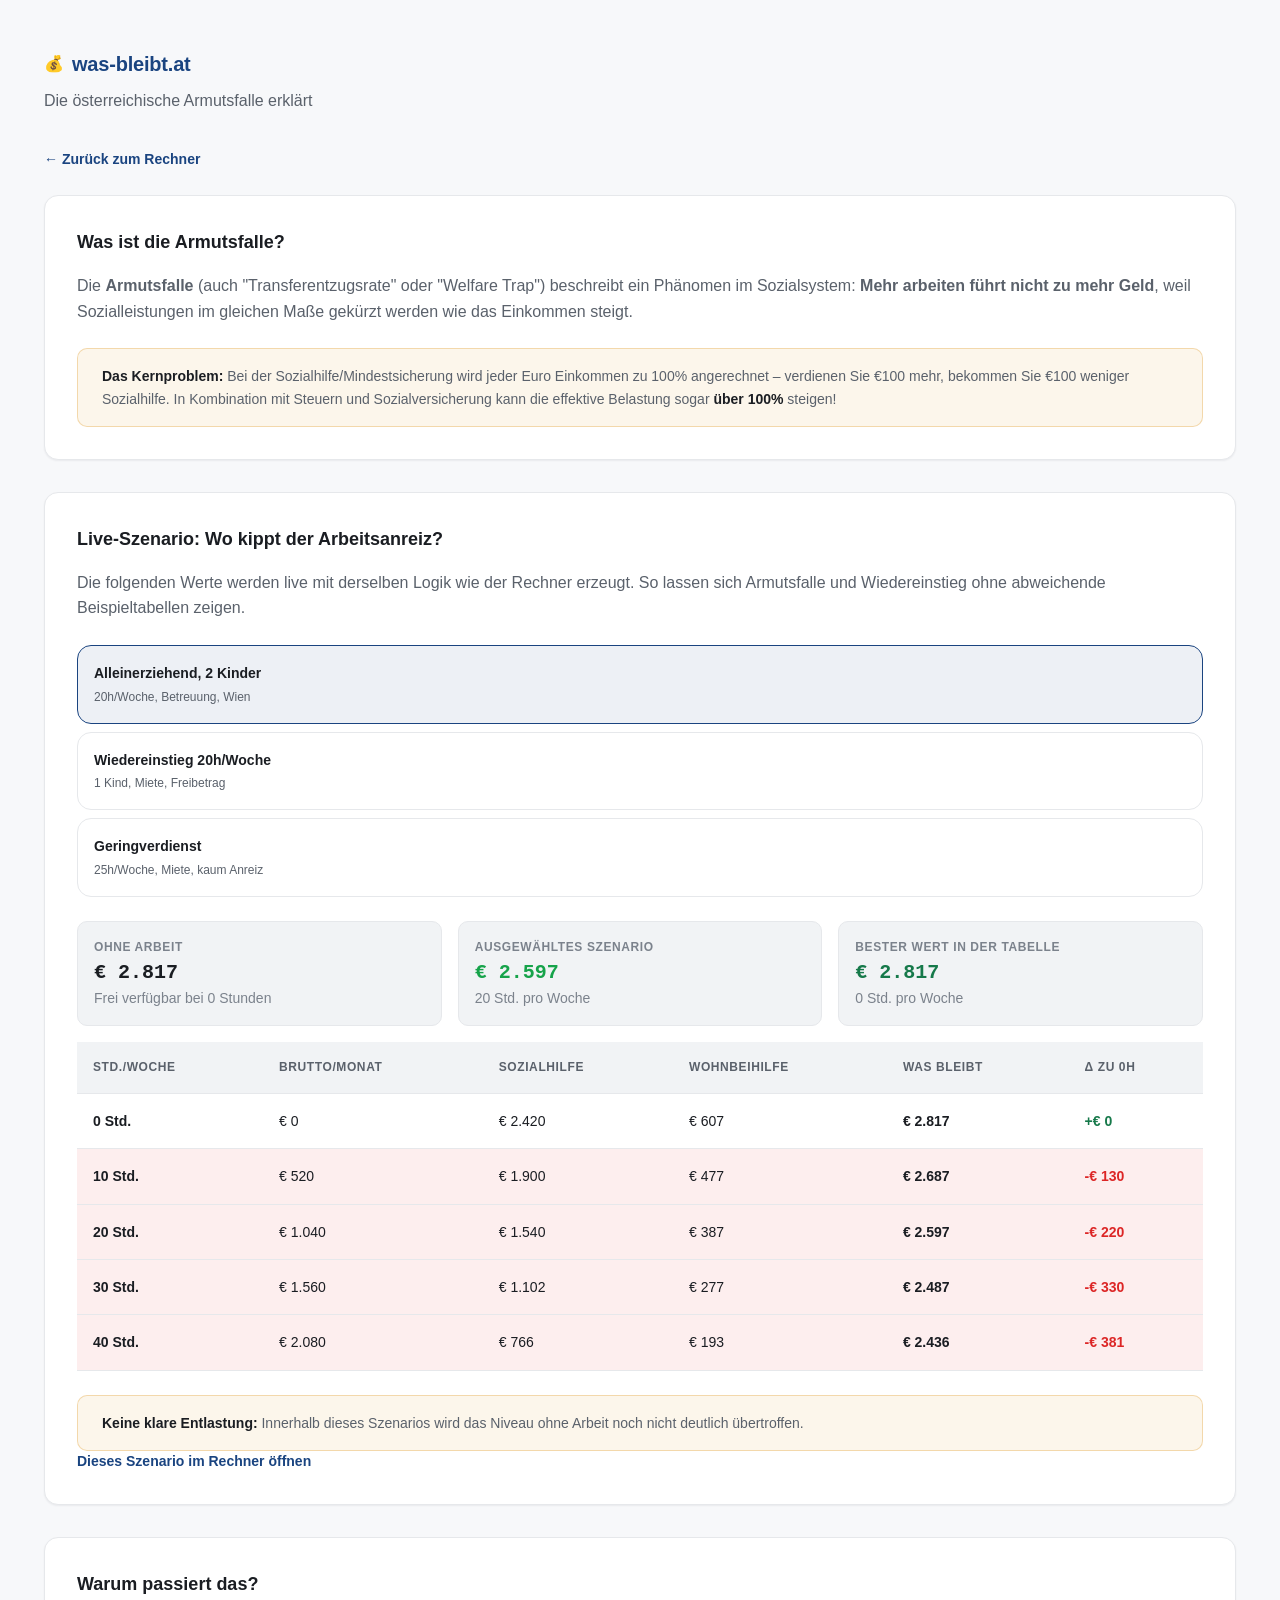
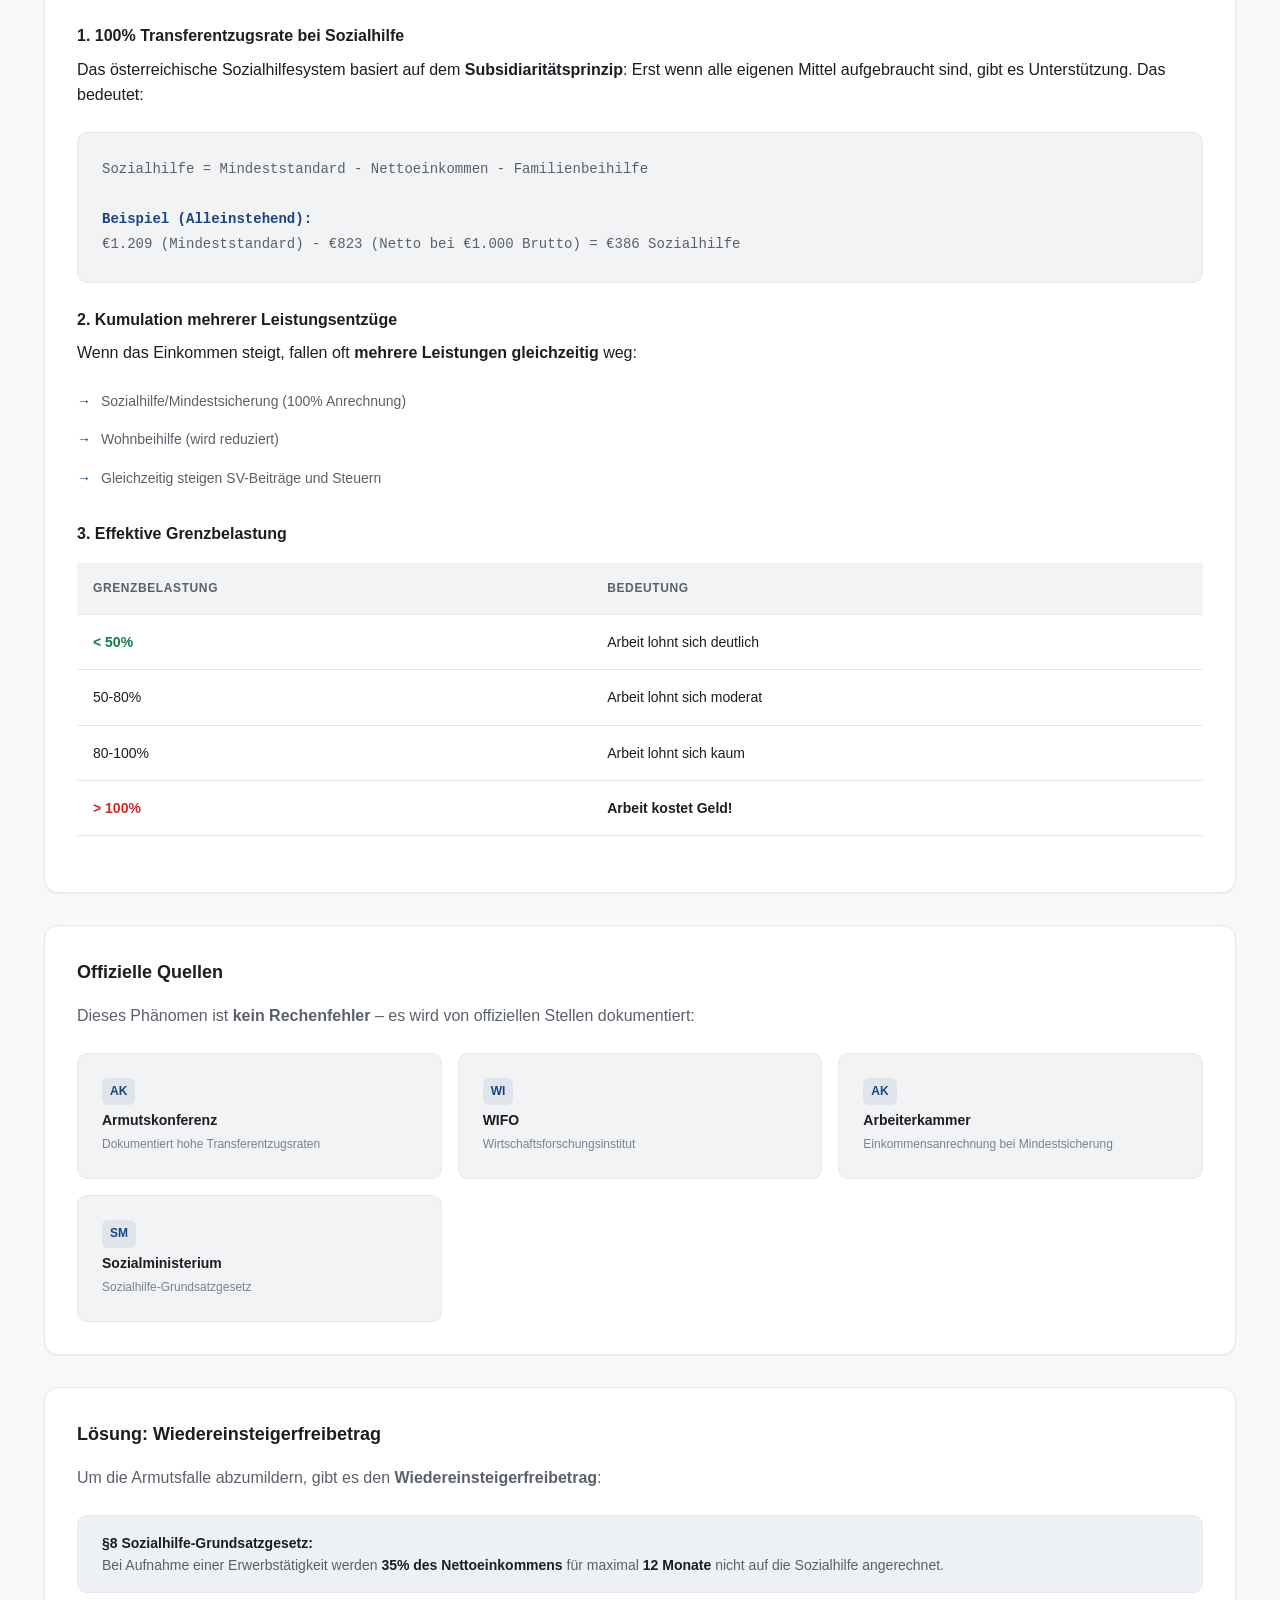
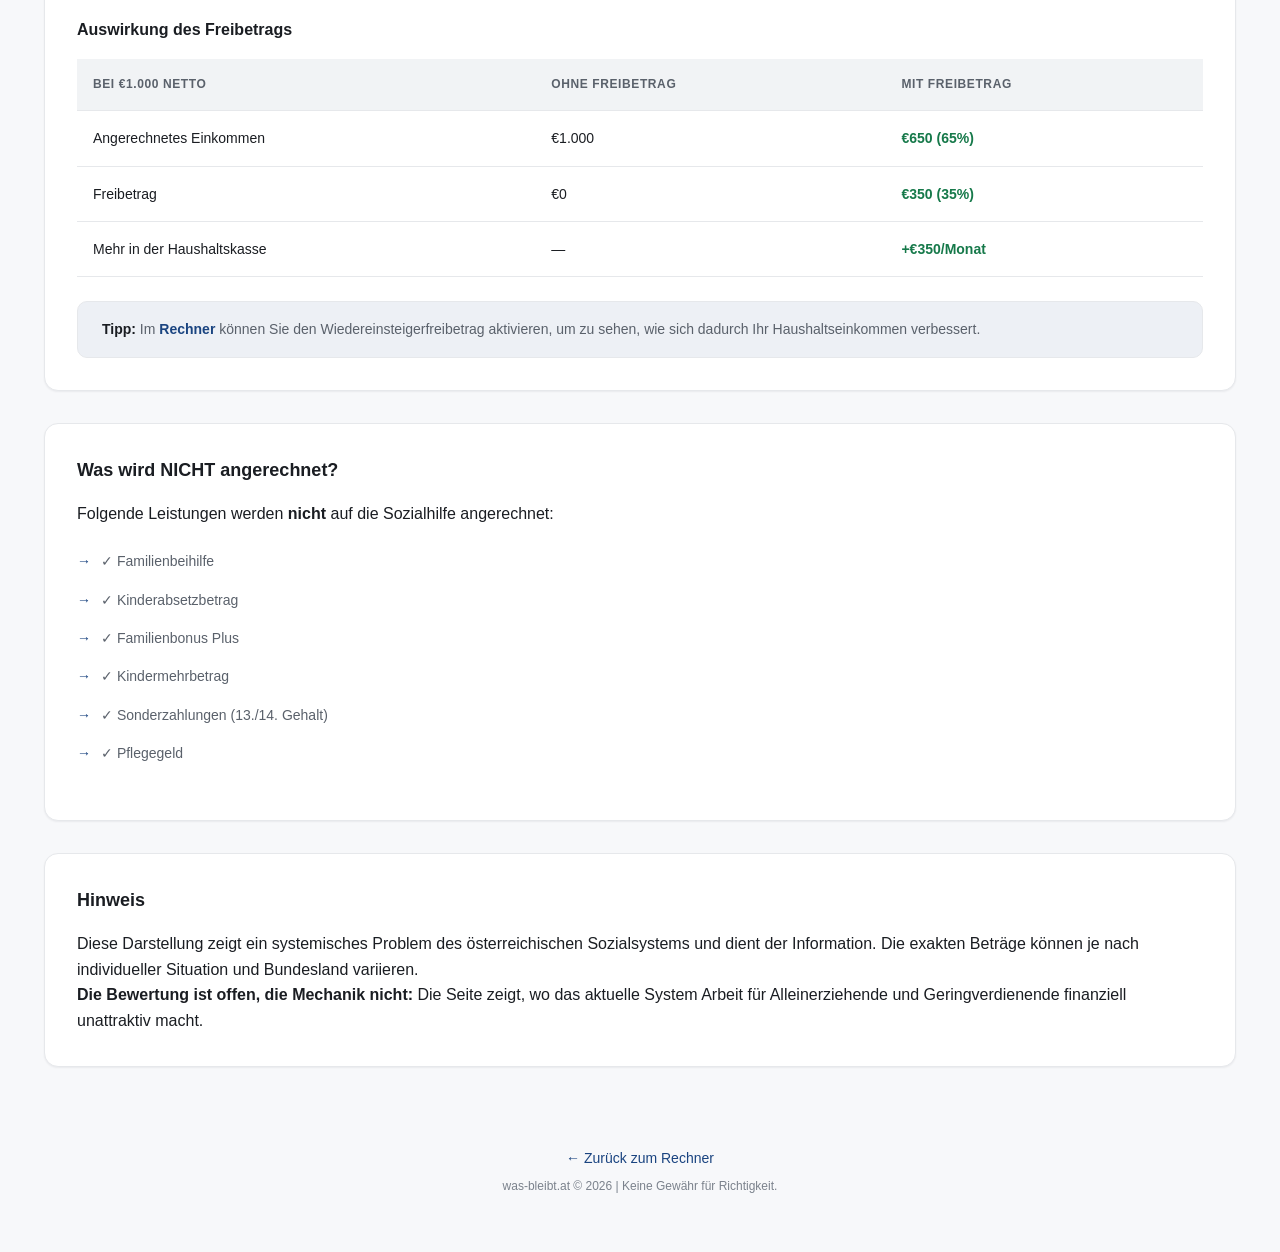
<file: armutsfalle.html>
<!DOCTYPE html>
<html lang="de">

<head>
    <meta charset="UTF-8">
    <meta name="viewport" content="width=device-width, initial-scale=1.0">
    <title>Die Armutsfalle - was-bleibt.at</title>
    <meta name="description"
        content="Warum es sich bei niedrigem Einkommen zunächst nicht lohnt, mehr zu arbeiten. Die österreichische Armutsfalle erklärt.">
    <link rel="stylesheet" href="css/main.css?v=20260514-ui11">
    <link rel="preconnect" href="https://fonts.googleapis.com">
    <link rel="preconnect" href="https://fonts.gstatic.com" crossorigin>
    <link href="https://fonts.googleapis.com/css2?family=Inter:wght@300;400;500;600;700&display=swap" rel="stylesheet">
</head>

<body>
    <div class="app-container">
        <!-- Header -->
        <header class="header">
            <div class="logo">
                <span class="logo-icon">💰</span>
                <a href="index.html" style="text-decoration: none; color: inherit;">
                    <h1>was-bleibt.at</h1>
                </a>
            </div>
            <p class="tagline">Die österreichische Armutsfalle erklärt</p>
        </header>

        <!-- Back Link -->
        <nav class="page-nav">
            <a href="index.html" class="back-link">← Zurück zum Rechner</a>
        </nav>

        <main class="main-content">
            <!-- What is the poverty trap? -->
            <section class="info-section glass-card">
                <h2>Was ist die Armutsfalle?</h2>
                <p class="section-intro">
                    Die <strong>Armutsfalle</strong> (auch "Transferentzugsrate" oder "Welfare Trap") beschreibt ein
                    Phänomen im Sozialsystem: <strong>Mehr arbeiten führt nicht zu mehr Geld</strong>, weil
                    Sozialleistungen im gleichen Maße gekürzt werden wie das Einkommen steigt.
                </p>

                <div class="info-note warning">
                    <strong>Das Kernproblem:</strong> Bei der Sozialhilfe/Mindestsicherung wird jeder Euro
                    Einkommen zu 100% angerechnet – verdienen Sie €100 mehr, bekommen Sie €100 weniger
                    Sozialhilfe. In Kombination mit Steuern und Sozialversicherung kann die effektive
                    Belastung sogar <strong>über 100%</strong> steigen!
                </div>
            </section>

            <!-- Example calculation -->
            <section class="info-section glass-card">
                <h2>Live-Szenario: Wo kippt der Arbeitsanreiz?</h2>
                <p class="section-intro">
                    Die folgenden Werte werden live mit derselben Logik wie der Rechner erzeugt. So lassen sich
                    Armutsfalle und Wiedereinstieg ohne abweichende Beispieltabellen zeigen.
                </p>

                <div class="preset-strip" id="trapPresetStrip"></div>
                <div class="summary-cards" id="trapSummaryCards"></div>

                <div class="table-wrapper">
                    <table class="calc-table">
                        <thead id="trapTableHead"></thead>
                        <tbody id="trapTableBody"></tbody>
                    </table>
                </div>

                <div class="info-note warning" id="trapSummaryNote"></div>
                <p class="source-note">
                    <a href="index.html" id="trapPresetLink">Dieses Szenario im Rechner öffnen</a>
                </p>
            </section>

            <!-- Why does this happen? -->
            <section class="info-section glass-card">
                <h2>Warum passiert das?</h2>

                <h3>1. 100% Transferentzugsrate bei Sozialhilfe</h3>
                <p>
                    Das österreichische Sozialhilfesystem basiert auf dem <strong>Subsidiaritätsprinzip</strong>:
                    Erst wenn alle eigenen Mittel aufgebraucht sind, gibt es Unterstützung. Das bedeutet:
                </p>
                <div class="formula-box">
                    <code>
                        Sozialhilfe = Mindeststandard - Nettoeinkommen - Familienbeihilfe<br><br>
                        <strong>Beispiel (Alleinstehend):</strong><br>
                        €1.209 (Mindeststandard) - €823 (Netto bei €1.000 Brutto) = €386 Sozialhilfe
                    </code>
                </div>

                <h3>2. Kumulation mehrerer Leistungsentzüge</h3>
                <p>Wenn das Einkommen steigt, fallen oft <strong>mehrere Leistungen gleichzeitig</strong> weg:</p>
                <ul class="benefit-list">
                    <li>Sozialhilfe/Mindestsicherung (100% Anrechnung)</li>
                    <li>Wohnbeihilfe (wird reduziert)</li>
                    <li>Gleichzeitig steigen SV-Beiträge und Steuern</li>
                </ul>

                <h3>3. Effektive Grenzbelastung</h3>
                <div class="table-wrapper">
                    <table class="calc-table">
                        <thead>
                            <tr>
                                <th>Grenzbelastung</th>
                                <th>Bedeutung</th>
                            </tr>
                        </thead>
                        <tbody>
                            <tr>
                                <td class="highlight-green">
                                    < 50%</td>
                                <td>Arbeit lohnt sich deutlich</td>
                            </tr>
                            <tr>
                                <td>50-80%</td>
                                <td>Arbeit lohnt sich moderat</td>
                            </tr>
                            <tr>
                                <td>80-100%</td>
                                <td>Arbeit lohnt sich kaum</td>
                            </tr>
                            <tr>
                                <td class="highlight-red">> 100%</td>
                                <td><strong>Arbeit kostet Geld!</strong></td>
                            </tr>
                        </tbody>
                    </table>
                </div>
            </section>

            <!-- Official sources -->
            <section class="info-section glass-card">
                <h2>Offizielle Quellen</h2>
                <p class="section-intro">
                    Dieses Phänomen ist <strong>kein Rechenfehler</strong> – es wird von offiziellen Stellen
                    dokumentiert:
                </p>

                <div class="references-grid">
                    <a href="https://armutskonferenz.at" target="_blank" rel="noopener" class="reference-card">
                        <span class="ref-icon">AK</span>
                        <span class="ref-title">Armutskonferenz</span>
                        <span class="ref-desc">Dokumentiert hohe Transferentzugsraten</span>
                    </a>
                    <a href="https://wifo.ac.at" target="_blank" rel="noopener" class="reference-card">
                        <span class="ref-icon">WI</span>
                        <span class="ref-title">WIFO</span>
                        <span class="ref-desc">Wirtschaftsforschungsinstitut</span>
                    </a>
                    <a href="https://arbeiterkammer.at" target="_blank" rel="noopener" class="reference-card">
                        <span class="ref-icon">AK</span>
                        <span class="ref-title">Arbeiterkammer</span>
                        <span class="ref-desc">Einkommensanrechnung bei Mindestsicherung</span>
                    </a>
                    <a href="https://sozialministerium.gv.at" target="_blank" rel="noopener" class="reference-card">
                        <span class="ref-icon">SM</span>
                        <span class="ref-title">Sozialministerium</span>
                        <span class="ref-desc">Sozialhilfe-Grundsatzgesetz</span>
                    </a>
                </div>
            </section>

            <!-- Solution: Wiedereinsteigerfreibetrag -->
            <section class="info-section glass-card">
                <h2>Lösung: Wiedereinsteigerfreibetrag</h2>
                <p class="section-intro">
                    Um die Armutsfalle abzumildern, gibt es den <strong>Wiedereinsteigerfreibetrag</strong>:
                </p>

                <div class="info-note">
                    <strong>§8 Sozialhilfe-Grundsatzgesetz:</strong><br>
                    Bei Aufnahme einer Erwerbstätigkeit werden <strong>35% des Nettoeinkommens</strong>
                    für maximal <strong>12 Monate</strong> nicht auf die Sozialhilfe angerechnet.
                </div>

                <h3>Auswirkung des Freibetrags</h3>
                <div class="table-wrapper">
                    <table class="calc-table">
                        <thead>
                            <tr>
                                <th>Bei €1.000 Netto</th>
                                <th>Ohne Freibetrag</th>
                                <th>Mit Freibetrag</th>
                            </tr>
                        </thead>
                        <tbody>
                            <tr>
                                <td>Angerechnetes Einkommen</td>
                                <td>€1.000</td>
                                <td class="highlight-green">€650 (65%)</td>
                            </tr>
                            <tr>
                                <td>Freibetrag</td>
                                <td>€0</td>
                                <td class="highlight-green">€350 (35%)</td>
                            </tr>
                            <tr>
                                <td>Mehr in der Haushaltskasse</td>
                                <td>—</td>
                                <td class="highlight-green"><strong>+€350/Monat</strong></td>
                            </tr>
                        </tbody>
                    </table>
                </div>

                <div class="info-note">
                    <strong>Tipp:</strong> Im <a href="index.html">Rechner</a> können Sie den Wiedereinsteigerfreibetrag
                    aktivieren, um zu sehen, wie sich dadurch Ihr Haushaltseinkommen verbessert.
                </div>
            </section>

            <!-- What is NOT counted -->
            <section class="info-section glass-card">
                <h2>Was wird NICHT angerechnet?</h2>
                <p>Folgende Leistungen werden <strong>nicht</strong> auf die Sozialhilfe angerechnet:</p>
                <ul class="benefit-list">
                    <li>✓ Familienbeihilfe</li>
                    <li>✓ Kinderabsetzbetrag</li>
                    <li>✓ Familienbonus Plus</li>
                    <li>✓ Kindermehrbetrag</li>
                    <li>✓ Sonderzahlungen (13./14. Gehalt)</li>
                    <li>✓ Pflegegeld</li>
                </ul>
            </section>

            <!-- Disclaimer -->
            <section class="info-section glass-card">
                <h2>Hinweis</h2>
                <p>
                    Diese Darstellung zeigt ein systemisches Problem des österreichischen Sozialsystems
                    und dient der Information. Die exakten Beträge können je nach individueller Situation
                    und Bundesland variieren.
                </p>
                <p>
                    <strong>Die Bewertung ist offen, die Mechanik nicht:</strong> Die Seite zeigt, wo das aktuelle
                    System Arbeit für Alleinerziehende und Geringverdienende finanziell unattraktiv macht.
                </p>
            </section>
        </main>

        <!-- Footer -->
        <footer class="footer">
            <p>
                <a href="index.html">← Zurück zum Rechner</a>
            </p>
            <p class="footer-disclaimer">
                was-bleibt.at © 2026 | Keine Gewähr für Richtigkeit.
            </p>
        </footer>
    </div>

    <script src="js/calculator.js?v=20260515-laufend"></script>
    <script src="js/benefits.js?v=20260602-cf"></script>
    <script src="js/presets.js?v=20260424-ui3"></script>
    <script src="js/poverty-trap.js?v=20260515-laufend"></script>
</body>

</html>
</file>
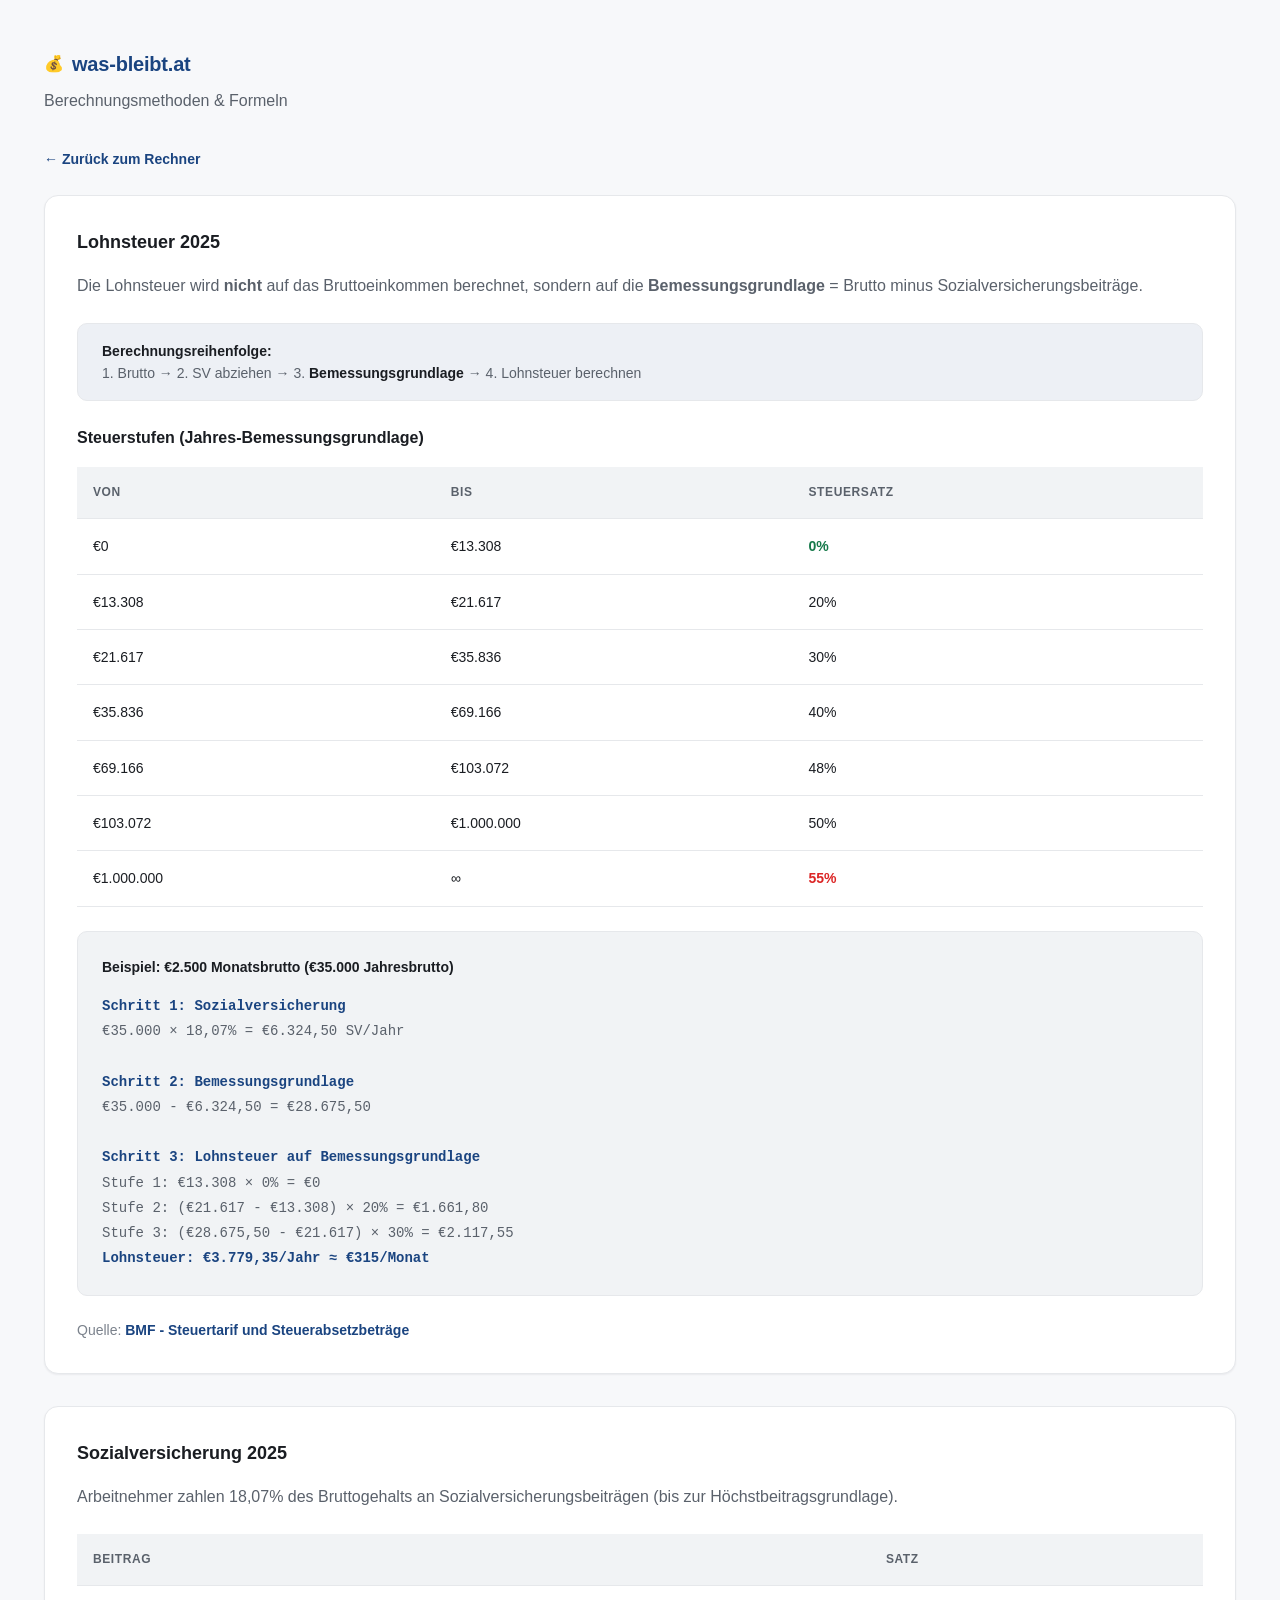
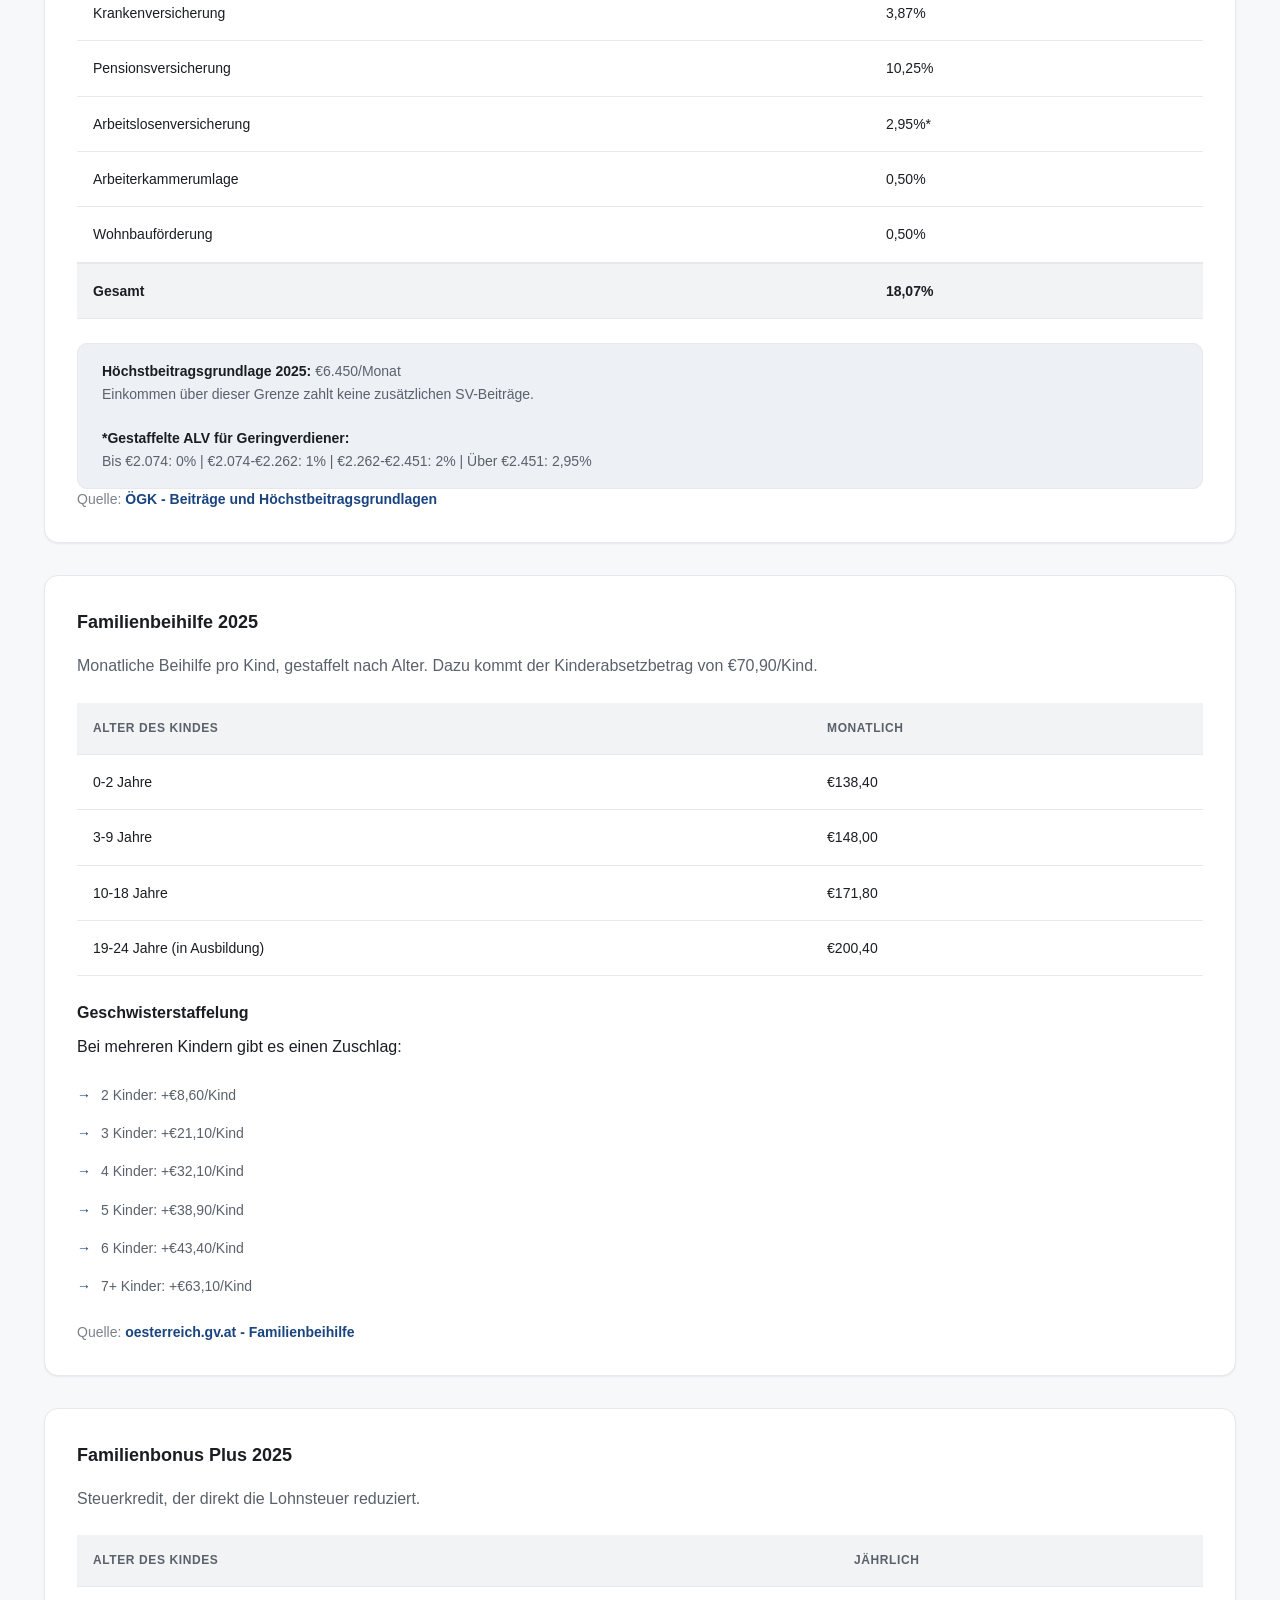
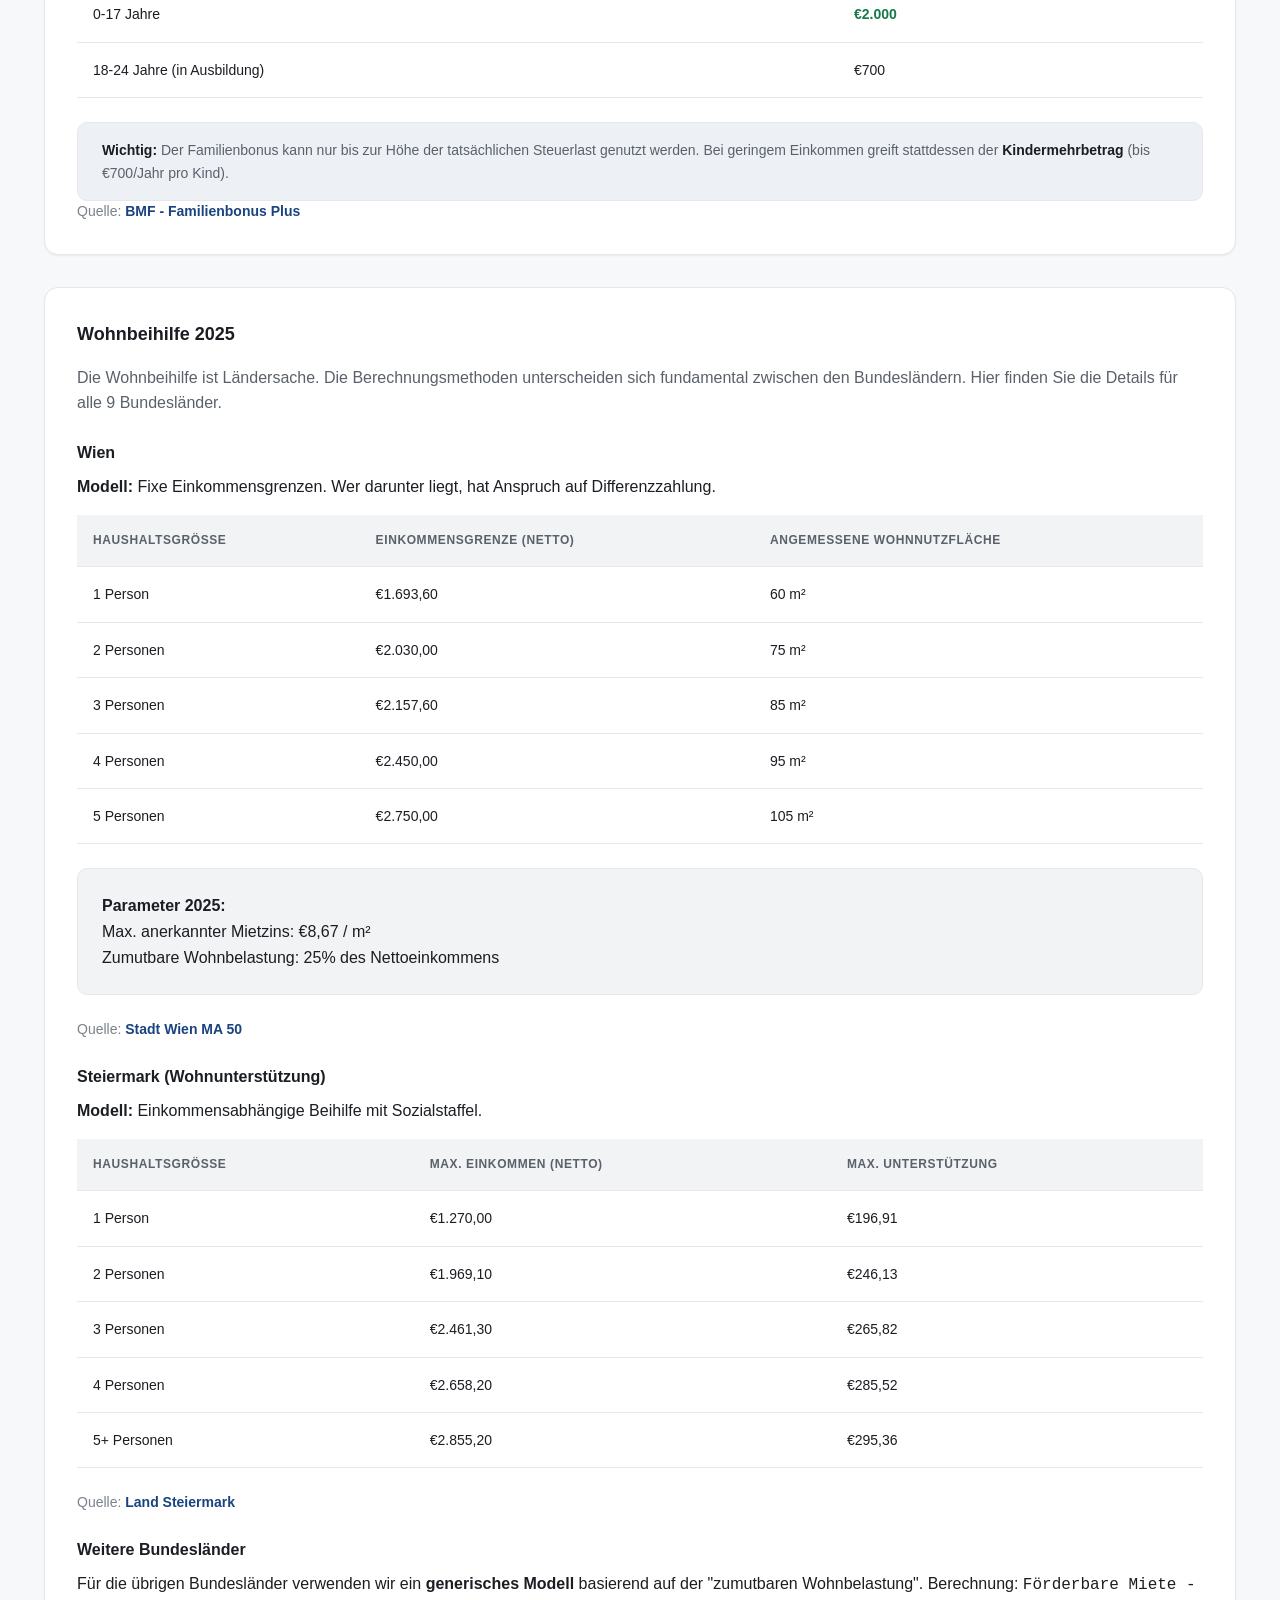
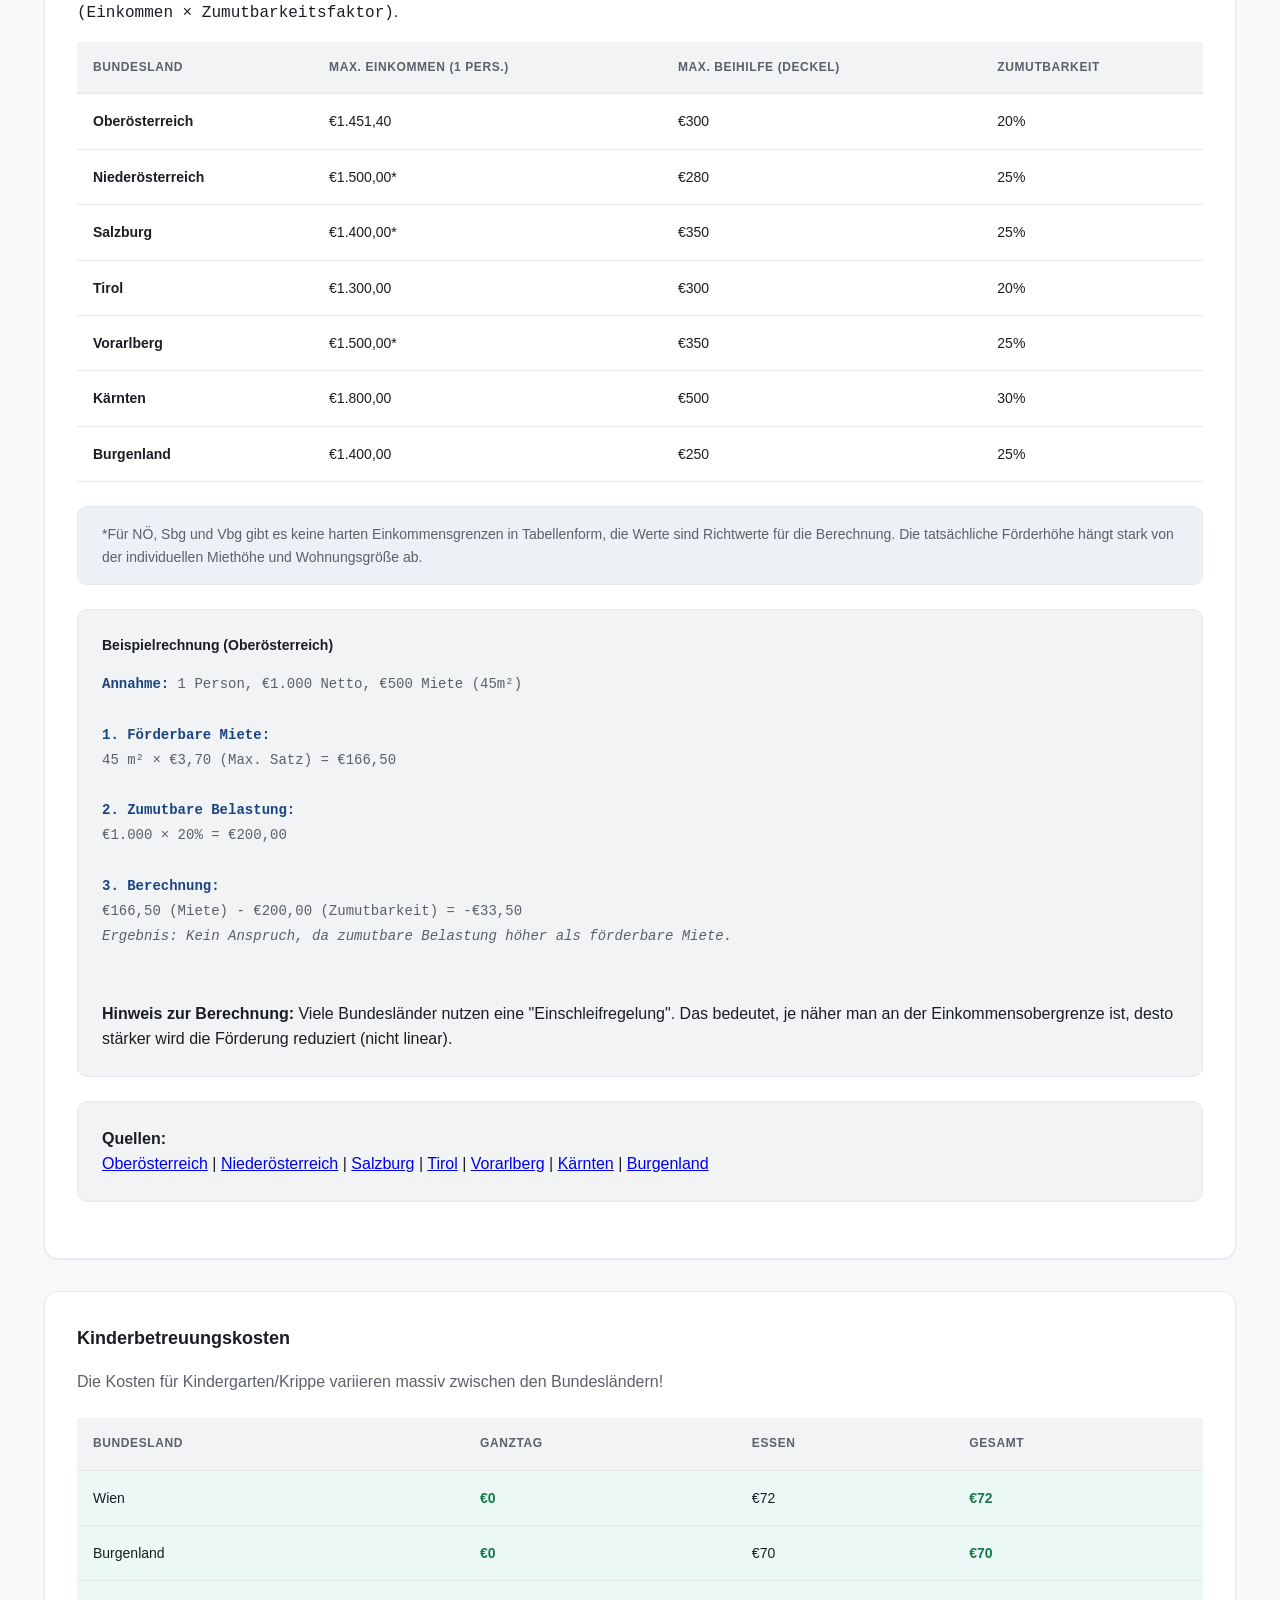
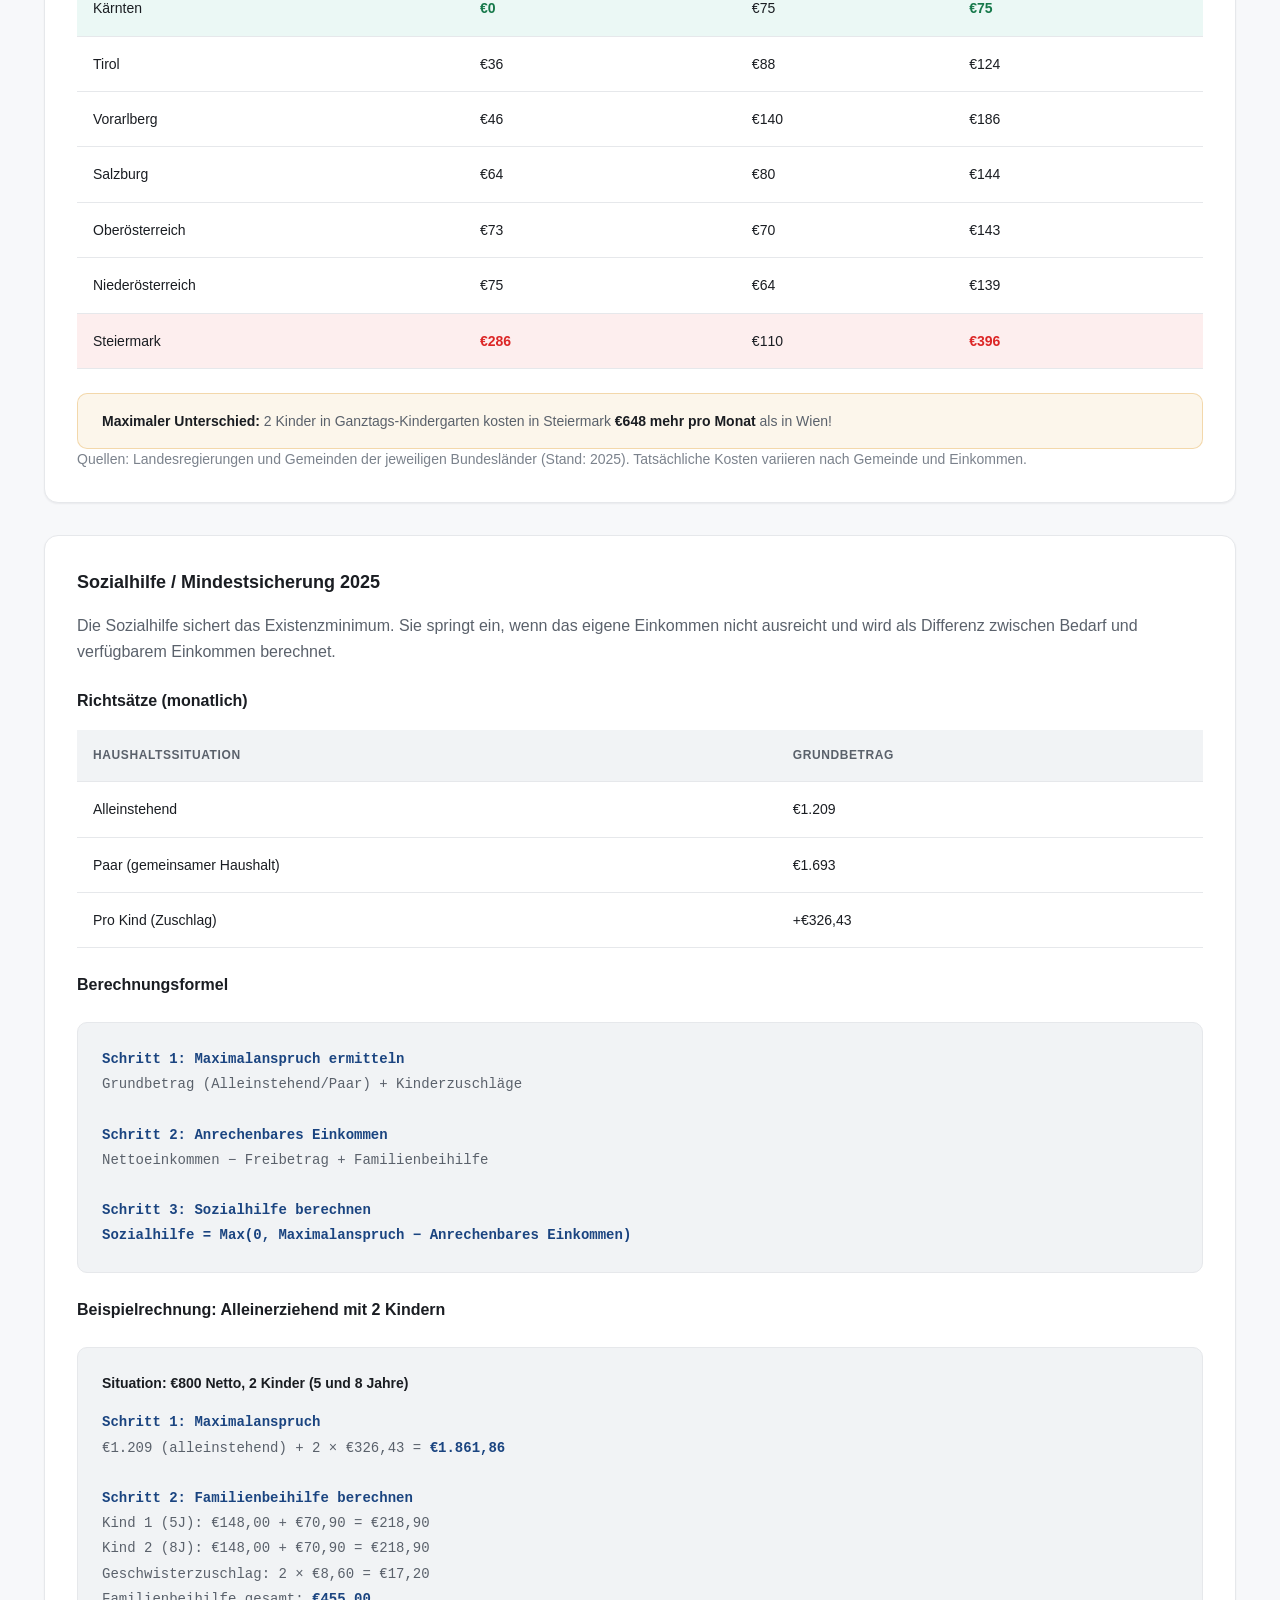
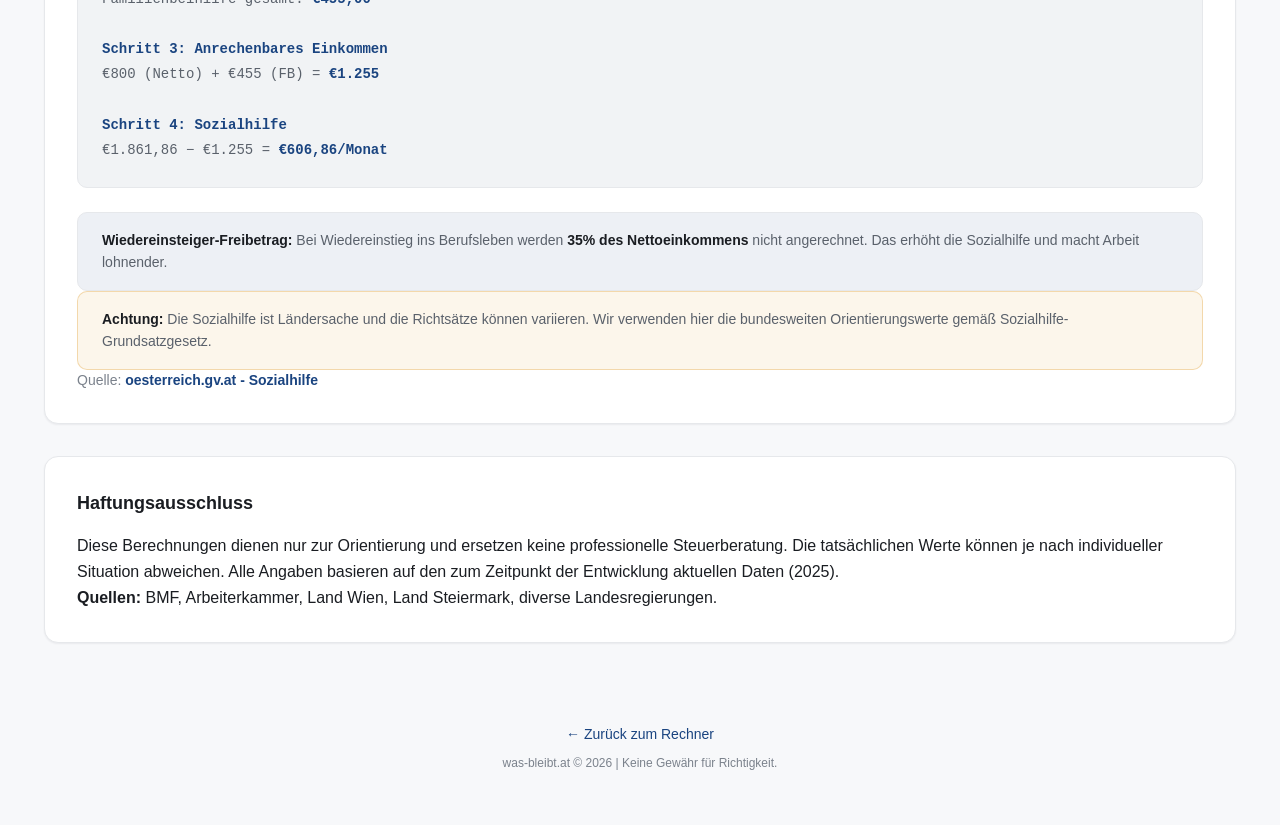
<file: berechnungen.html>
<!DOCTYPE html>
<html lang="de">

<head>
    <meta charset="UTF-8">
    <meta name="viewport" content="width=device-width, initial-scale=1.0">
    <title>Berechnungen - was-bleibt.at</title>
    <meta name="description"
        content="Detaillierte Erklärung der Berechnungsmethoden für Steuern, Sozialversicherung und Sozialleistungen.">
    <link rel="stylesheet" href="css/main.css?v=20260514-ui11">
    <link rel="preconnect" href="https://fonts.googleapis.com">
    <link rel="preconnect" href="https://fonts.gstatic.com" crossorigin>
    <link href="https://fonts.googleapis.com/css2?family=Inter:wght@300;400;500;600;700&display=swap" rel="stylesheet">
</head>

<body>
    <div class="app-container">
        <!-- Header -->
        <header class="header">
            <div class="logo">
                <span class="logo-icon">💰</span>
                <a href="index.html" style="text-decoration: none; color: inherit;">
                    <h1>was-bleibt.at</h1>
                </a>
            </div>
            <p class="tagline">Berechnungsmethoden & Formeln</p>
        </header>

        <!-- Back Link -->
        <nav class="page-nav">
            <a href="index.html" class="back-link">← Zurück zum Rechner</a>
        </nav>

        <main class="main-content">
            <!-- Lohnsteuer Section -->
            <section class="info-section glass-card">
                <h2>Lohnsteuer 2025</h2>
                <p class="section-intro">
                    Die Lohnsteuer wird <strong>nicht</strong> auf das Bruttoeinkommen berechnet, sondern auf die
                    <strong>Bemessungsgrundlage</strong> = Brutto minus Sozialversicherungsbeiträge.
                </p>

                <div class="info-note">
                    <strong>Berechnungsreihenfolge:</strong><br>
                    1. Brutto → 2. SV abziehen → 3. <strong>Bemessungsgrundlage</strong> → 4. Lohnsteuer berechnen
                </div>

                <h3>Steuerstufen (Jahres-Bemessungsgrundlage)</h3>
                <div class="table-wrapper">
                    <table class="calc-table">
                        <thead>
                            <tr>
                                <th>Von</th>
                                <th>Bis</th>
                                <th>Steuersatz</th>
                            </tr>
                        </thead>
                        <tbody>
                            <tr>
                                <td>€0</td>
                                <td>€13.308</td>
                                <td class="highlight-green">0%</td>
                            </tr>
                            <tr>
                                <td>€13.308</td>
                                <td>€21.617</td>
                                <td>20%</td>
                            </tr>
                            <tr>
                                <td>€21.617</td>
                                <td>€35.836</td>
                                <td>30%</td>
                            </tr>
                            <tr>
                                <td>€35.836</td>
                                <td>€69.166</td>
                                <td>40%</td>
                            </tr>
                            <tr>
                                <td>€69.166</td>
                                <td>€103.072</td>
                                <td>48%</td>
                            </tr>
                            <tr>
                                <td>€103.072</td>
                                <td>€1.000.000</td>
                                <td>50%</td>
                            </tr>
                            <tr>
                                <td>€1.000.000</td>
                                <td>∞</td>
                                <td class="highlight-red">55%</td>
                            </tr>
                        </tbody>
                    </table>
                </div>

                <div class="formula-box">
                    <h4>Beispiel: €2.500 Monatsbrutto (€35.000 Jahresbrutto)</h4>
                    <code>
                        <strong>Schritt 1: Sozialversicherung</strong><br>
                        €35.000 × 18,07% = €6.324,50 SV/Jahr<br><br>
                        <strong>Schritt 2: Bemessungsgrundlage</strong><br>
                        €35.000 - €6.324,50 = €28.675,50<br><br>
                        <strong>Schritt 3: Lohnsteuer auf Bemessungsgrundlage</strong><br>
                        Stufe 1: €13.308 × 0% = €0<br>
                        Stufe 2: (€21.617 - €13.308) × 20% = €1.661,80<br>
                        Stufe 3: (€28.675,50 - €21.617) × 30% = €2.117,55<br>
                        <strong>Lohnsteuer: €3.779,35/Jahr ≈ €315/Monat</strong>
                    </code>
                </div>
                <p class="source-note">Quelle: <a
                        href="https://www.bmf.gv.at/themen/steuern/arbeitnehmerinnenveranlagung/steuertarif-steuerabsetzbetraege.html"
                        target="_blank">BMF - Steuertarif und Steuerabsetzbeträge</a></p>
            </section>

            <!-- Sozialversicherung Section -->
            <section class="info-section glass-card">
                <h2>Sozialversicherung 2025</h2>
                <p class="section-intro">
                    Arbeitnehmer zahlen 18,07% des Bruttogehalts an Sozialversicherungsbeiträgen (bis zur
                    Höchstbeitragsgrundlage).
                </p>

                <div class="table-wrapper">
                    <table class="calc-table">
                        <thead>
                            <tr>
                                <th>Beitrag</th>
                                <th>Satz</th>
                            </tr>
                        </thead>
                        <tbody>
                            <tr>
                                <td>Krankenversicherung</td>
                                <td>3,87%</td>
                            </tr>
                            <tr>
                                <td>Pensionsversicherung</td>
                                <td>10,25%</td>
                            </tr>
                            <tr>
                                <td>Arbeitslosenversicherung</td>
                                <td>2,95%*</td>
                            </tr>
                            <tr>
                                <td>Arbeiterkammerumlage</td>
                                <td>0,50%</td>
                            </tr>
                            <tr>
                                <td>Wohnbauförderung</td>
                                <td>0,50%</td>
                            </tr>
                            <tr class="total-row">
                                <td><strong>Gesamt</strong></td>
                                <td><strong>18,07%</strong></td>
                            </tr>
                        </tbody>
                    </table>
                </div>

                <div class="info-note">
                    <strong>Höchstbeitragsgrundlage 2025:</strong> €6.450/Monat<br>
                    Einkommen über dieser Grenze zahlt keine zusätzlichen SV-Beiträge.<br><br>
                    <strong>*Gestaffelte ALV für Geringverdiener:</strong><br>
                    Bis €2.074: 0% | €2.074-€2.262: 1% | €2.262-€2.451: 2% | Über €2.451: 2,95%
                </div>
                <p class="source-note">Quelle: <a
                        href="https://www.gesundheitskasse.at/cdscontent/?contentid=10007.897029" target="_blank">ÖGK -
                        Beiträge und Höchstbeitragsgrundlagen</a></p>
            </section>

            <!-- Familienbeihilfe Section -->
            <section class="info-section glass-card">
                <h2>Familienbeihilfe 2025</h2>
                <p class="section-intro">
                    Monatliche Beihilfe pro Kind, gestaffelt nach Alter. Dazu kommt der Kinderabsetzbetrag von
                    €70,90/Kind.
                </p>

                <div class="table-wrapper">
                    <table class="calc-table">
                        <thead>
                            <tr>
                                <th>Alter des Kindes</th>
                                <th>Monatlich</th>
                            </tr>
                        </thead>
                        <tbody>
                            <tr>
                                <td>0-2 Jahre</td>
                                <td>€138,40</td>
                            </tr>
                            <tr>
                                <td>3-9 Jahre</td>
                                <td>€148,00</td>
                            </tr>
                            <tr>
                                <td>10-18 Jahre</td>
                                <td>€171,80</td>
                            </tr>
                            <tr>
                                <td>19-24 Jahre (in Ausbildung)</td>
                                <td>€200,40</td>
                            </tr>
                        </tbody>
                    </table>
                </div>

                <h3>Geschwisterstaffelung</h3>
                <p>Bei mehreren Kindern gibt es einen Zuschlag:</p>
                <ul class="benefit-list">
                    <li>2 Kinder: +€8,60/Kind</li>
                    <li>3 Kinder: +€21,10/Kind</li>
                    <li>4 Kinder: +€32,10/Kind</li>
                    <li>5 Kinder: +€38,90/Kind</li>
                    <li>6 Kinder: +€43,40/Kind</li>
                    <li>7+ Kinder: +€63,10/Kind</li>
                </ul>
                <p class="source-note">Quelle: <a
                        href="https://www.oesterreich.gv.at/themen/familie_und_partnerschaft/geburt/3/2/Seite.080714.html"
                        target="_blank">oesterreich.gv.at - Familienbeihilfe</a></p>
            </section>

            <!-- Familienbonus Plus Section -->
            <section class="info-section glass-card">
                <h2>Familienbonus Plus 2025</h2>
                <p class="section-intro">
                    Steuerkredit, der direkt die Lohnsteuer reduziert.
                </p>

                <div class="table-wrapper">
                    <table class="calc-table">
                        <thead>
                            <tr>
                                <th>Alter des Kindes</th>
                                <th>Jährlich</th>
                            </tr>
                        </thead>
                        <tbody>
                            <tr>
                                <td>0-17 Jahre</td>
                                <td class="highlight-green">€2.000</td>
                            </tr>
                            <tr>
                                <td>18-24 Jahre (in Ausbildung)</td>
                                <td>€700</td>
                            </tr>
                        </tbody>
                    </table>
                </div>

                <div class="info-note">
                    <strong>Wichtig:</strong> Der Familienbonus kann nur bis zur Höhe der tatsächlichen Steuerlast
                    genutzt werden. Bei geringem Einkommen greift stattdessen der <strong>Kindermehrbetrag</strong> (bis
                    €700/Jahr pro Kind).
                </div>
                <p class="source-note">Quelle: <a
                        href="https://www.bmf.gv.at/themen/steuern/familien/familienbonus-plus.html" target="_blank">BMF
                        - Familienbonus Plus</a></p>
            </section>

            <!-- Wohnbeihilfe Section -->
            <section class="info-section glass-card">
                <h2>Wohnbeihilfe 2025</h2>
                <p class="section-intro">
                    Die Wohnbeihilfe ist Ländersache. Die Berechnungsmethoden unterscheiden sich fundamental zwischen
                    den
                    Bundesländern.
                    Hier finden Sie die Details für alle 9 Bundesländer.
                </p>

                <!-- 1. Wien -->
                <h3>Wien</h3>
                <p><strong>Modell:</strong> Fixe Einkommensgrenzen. Wer darunter liegt, hat Anspruch auf
                    Differenzzahlung.</p>
                <div class="table-wrapper">
                    <table class="calc-table">
                        <thead>
                            <tr>
                                <th>Haushaltsgröße</th>
                                <th>Einkommensgrenze (Netto)</th>
                                <th>Angemessene Wohnnutzfläche</th>
                            </tr>
                        </thead>
                        <tbody>
                            <tr>
                                <td>1 Person</td>
                                <td>€1.693,60</td>
                                <td>60 m²</td>
                            </tr>
                            <tr>
                                <td>2 Personen</td>
                                <td>€2.030,00</td>
                                <td>75 m²</td>
                            </tr>
                            <tr>
                                <td>3 Personen</td>
                                <td>€2.157,60</td>
                                <td>85 m²</td>
                            </tr>
                            <tr>
                                <td>4 Personen</td>
                                <td>€2.450,00</td>
                                <td>95 m²</td>
                            </tr>
                            <tr>
                                <td>5 Personen</td>
                                <td>€2.750,00</td>
                                <td>105 m²</td>
                            </tr>
                        </tbody>
                    </table>
                </div>
                <div class="formula-box">
                    <strong>Parameter 2025:</strong><br>
                    Max. anerkannter Mietzins: €8,67 / m²<br>
                    Zumutbare Wohnbelastung: 25% des Nettoeinkommens
                </div>
                <p class="source-note">Quelle: <a href="https://www.wien.gv.at/wohnen/wohnbaufoerderung/wohnbeihilfe/"
                        target="_blank">Stadt Wien MA 50</a></p>

                <!-- 2. Steiermark -->
                <h3>Steiermark (Wohnunterstützung)</h3>
                <p><strong>Modell:</strong> Einkommensabhängige Beihilfe mit Sozialstaffel.</p>
                <div class="table-wrapper">
                    <table class="calc-table">
                        <thead>
                            <tr>
                                <th>Haushaltsgröße</th>
                                <th>Max. Einkommen (Netto)</th>
                                <th>Max. Unterstützung</th>
                            </tr>
                        </thead>
                        <tbody>
                            <tr>
                                <td>1 Person</td>
                                <td>€1.270,00</td>
                                <td>€196,91</td>
                            </tr>
                            <tr>
                                <td>2 Personen</td>
                                <td>€1.969,10</td>
                                <td>€246,13</td>
                            </tr>
                            <tr>
                                <td>3 Personen</td>
                                <td>€2.461,30</td>
                                <td>€265,82</td>
                            </tr>
                            <tr>
                                <td>4 Personen</td>
                                <td>€2.658,20</td>
                                <td>€285,52</td>
                            </tr>
                            <tr>
                                <td>5+ Personen</td>
                                <td>€2.855,20</td>
                                <td>€295,36</td>
                            </tr>
                        </tbody>
                    </table>
                </div>
                <p class="source-note">Quelle: <a href="https://www.soziales.steiermark.at/cms/beitrag/12916037/5460/"
                        target="_blank">Land Steiermark</a></p>

                <!-- Andere Bundesländer -->
                <h3>Weitere Bundesländer</h3>
                <p>Für die übrigen Bundesländer verwenden wir ein <strong>generisches Modell</strong> basierend auf der
                    "zumutbaren Wohnbelastung". Berechnung:
                    <code>Förderbare Miete - (Einkommen × Zumutbarkeitsfaktor)</code>.
                </p>

                <div class="table-wrapper">
                    <table class="calc-table">
                        <thead>
                            <tr>
                                <th>Bundesland</th>
                                <th>Max. Einkommen (1 Pers.)</th>
                                <th>Max. Beihilfe (Deckel)</th>
                                <th>Zumutbarkeit</th>
                            </tr>
                        </thead>
                        <tbody>
                            <tr>
                                <td><strong>Oberösterreich</strong></td>
                                <td>€1.451,40</td>
                                <td>€300</td>
                                <td>20%</td>
                            </tr>
                            <tr>
                                <td><strong>Niederösterreich</strong></td>
                                <td>€1.500,00*</td>
                                <td>€280</td>
                                <td>25%</td>
                            </tr>
                            <tr>
                                <td><strong>Salzburg</strong></td>
                                <td>€1.400,00*</td>
                                <td>€350</td>
                                <td>25%</td>
                            </tr>
                            <tr>
                                <td><strong>Tirol</strong></td>
                                <td>€1.300,00</td>
                                <td>€300</td>
                                <td>20%</td>
                            </tr>
                            <tr>
                                <td><strong>Vorarlberg</strong></td>
                                <td>€1.500,00*</td>
                                <td>€350</td>
                                <td>25%</td>
                            </tr>
                            <tr>
                                <td><strong>Kärnten</strong></td>
                                <td>€1.800,00</td>
                                <td>€500</td>
                                <td>30%</td>
                            </tr>
                            <tr>
                                <td><strong>Burgenland</strong></td>
                                <td>€1.400,00</td>
                                <td>€250</td>
                                <td>25%</td>
                            </tr>
                        </tbody>
                    </table>
                </div>
                <p class="info-note">
                    *Für NÖ, Sbg und Vbg gibt es keine harten Einkommensgrenzen in Tabellenform, die Werte sind
                    Richtwerte für die Berechnung.
                    Die tatsächliche Förderhöhe hängt stark von der individuellen Miethöhe und Wohnungsgröße ab.
                </p>

                <div class="formula-box">
                    <h4>Beispielrechnung (Oberösterreich)</h4>
                    <code>
                        <strong>Annahme:</strong> 1 Person, €1.000 Netto, €500 Miete (45m²)<br><br>
                        <strong>1. Förderbare Miete:</strong><br>
                        45 m² × €3,70 (Max. Satz) = €166,50<br><br>
                        <strong>2. Zumutbare Belastung:</strong><br>
                        €1.000 × 20% = €200,00<br><br>
                        <strong>3. Berechnung:</strong><br>
                        €166,50 (Miete) - €200,00 (Zumutbarkeit) = -€33,50<br>
                        <em>Ergebnis: Kein Anspruch, da zumutbare Belastung höher als förderbare Miete.</em>
                    </code>
                    <br><br>
                    <strong>Hinweis zur Berechnung:</strong> Viele Bundesländer nutzen eine "Einschleifregelung".
                    Das bedeutet, je näher man an der Einkommensobergrenze ist, desto stärker wird die Förderung
                    reduziert (nicht linear).
                </div>

                <div class="formula-box">
                    <strong>Quellen:</strong><br>
                    <a href="https://www.land-oberoesterreich.gv.at/wohnbeihilfe.htm" target="_blank">Oberösterreich</a>
                    |
                    <a href="https://www.noe.gv.at/noe/Wohnen/Wohnbeihilfe.html" target="_blank">Niederösterreich</a> |
                    <a href="https://www.salzburg.gv.at/themen/bauen-wohnen/wohnen/wohnbeihilfe"
                        target="_blank">Salzburg</a> |
                    <a href="https://www.tirol.gv.at/bauen-wohnen/wohnbaufoerderung/wohnbeihilfe/"
                        target="_blank">Tirol</a> |
                    <a href="https://www.vorarlberg.at/web/land-vorarlberg/wohnbeihilfe" target="_blank">Vorarlberg</a>
                    |
                    <a href="https://www.ktn.gv.at/Service/Formulare-und-Leistungen/SG-A14-WBH"
                        target="_blank">Kärnten</a> |
                    <a href="https://www.burgenland.at/themen/wohnen/wohnbeihilfe/" target="_blank">Burgenland</a>
                </div>
            </section>

            <!-- Kinderbetreuung Section -->
            <section class="info-section glass-card">
                <h2>Kinderbetreuungskosten</h2>
                <p class="section-intro">
                    Die Kosten für Kindergarten/Krippe variieren massiv zwischen den Bundesländern!
                </p>

                <div class="table-wrapper">
                    <table class="calc-table">
                        <thead>
                            <tr>
                                <th>Bundesland</th>
                                <th>Ganztag</th>
                                <th>Essen</th>
                                <th>Gesamt</th>
                            </tr>
                        </thead>
                        <tbody>
                            <tr class="highlight-row">
                                <td>Wien</td>
                                <td class="highlight-green">€0</td>
                                <td>€72</td>
                                <td class="highlight-green">€72</td>
                            </tr>
                            <tr class="highlight-row">
                                <td>Burgenland</td>
                                <td class="highlight-green">€0</td>
                                <td>€70</td>
                                <td class="highlight-green">€70</td>
                            </tr>
                            <tr class="highlight-row">
                                <td>Kärnten</td>
                                <td class="highlight-green">€0</td>
                                <td>€75</td>
                                <td class="highlight-green">€75</td>
                            </tr>
                            <tr>
                                <td>Tirol</td>
                                <td>€36</td>
                                <td>€88</td>
                                <td>€124</td>
                            </tr>
                            <tr>
                                <td>Vorarlberg</td>
                                <td>€46</td>
                                <td>€140</td>
                                <td>€186</td>
                            </tr>
                            <tr>
                                <td>Salzburg</td>
                                <td>€64</td>
                                <td>€80</td>
                                <td>€144</td>
                            </tr>
                            <tr>
                                <td>Oberösterreich</td>
                                <td>€73</td>
                                <td>€70</td>
                                <td>€143</td>
                            </tr>
                            <tr>
                                <td>Niederösterreich</td>
                                <td>€75</td>
                                <td>€64</td>
                                <td>€139</td>
                            </tr>
                            <tr class="highlight-row-negative">
                                <td>Steiermark</td>
                                <td class="highlight-red">€286</td>
                                <td>€110</td>
                                <td class="highlight-red">€396</td>
                            </tr>
                        </tbody>
                    </table>
                </div>

                <div class="info-note warning">
                    <strong>Maximaler Unterschied:</strong> 2 Kinder in Ganztags-Kindergarten kosten in Steiermark
                    <strong>€648 mehr pro Monat</strong> als in Wien!
                </div>
                <p class="source-note">Quellen: Landesregierungen und Gemeinden der jeweiligen Bundesländer (Stand:
                    2025). Tatsächliche Kosten variieren nach Gemeinde und Einkommen.</p>
            </section>

            <!-- Sozialhilfe Section -->
            <section class="info-section glass-card">
                <h2>Sozialhilfe / Mindestsicherung 2025</h2>
                <p class="section-intro">
                    Die Sozialhilfe sichert das Existenzminimum. Sie springt ein, wenn das eigene Einkommen nicht
                    ausreicht
                    und wird als Differenz zwischen Bedarf und verfügbarem Einkommen berechnet.
                </p>

                <h3>Richtsätze (monatlich)</h3>
                <div class="table-wrapper">
                    <table class="calc-table">
                        <thead>
                            <tr>
                                <th>Haushaltssituation</th>
                                <th>Grundbetrag</th>
                            </tr>
                        </thead>
                        <tbody>
                            <tr>
                                <td>Alleinstehend</td>
                                <td>€1.209</td>
                            </tr>
                            <tr>
                                <td>Paar (gemeinsamer Haushalt)</td>
                                <td>€1.693</td>
                            </tr>
                            <tr>
                                <td>Pro Kind (Zuschlag)</td>
                                <td>+€326,43</td>
                            </tr>
                        </tbody>
                    </table>
                </div>

                <h3>Berechnungsformel</h3>
                <div class="formula-box">
                    <code>
                        <strong>Schritt 1: Maximalanspruch ermitteln</strong><br>
                        Grundbetrag (Alleinstehend/Paar) + Kinderzuschläge<br><br>
                        <strong>Schritt 2: Anrechenbares Einkommen</strong><br>
                        Nettoeinkommen − Freibetrag + Familienbeihilfe<br><br>
                        <strong>Schritt 3: Sozialhilfe berechnen</strong><br>
                        <strong>Sozialhilfe = Max(0, Maximalanspruch − Anrechenbares Einkommen)</strong>
                    </code>
                </div>

                <h3>Beispielrechnung: Alleinerziehend mit 2 Kindern</h3>
                <div class="formula-box">
                    <h4>Situation: €800 Netto, 2 Kinder (5 und 8 Jahre)</h4>
                    <code>
                        <strong>Schritt 1: Maximalanspruch</strong><br>
                        €1.209 (alleinstehend) + 2 × €326,43 = <strong>€1.861,86</strong><br><br>
                        <strong>Schritt 2: Familienbeihilfe berechnen</strong><br>
                        Kind 1 (5J): €148,00 + €70,90 = €218,90<br>
                        Kind 2 (8J): €148,00 + €70,90 = €218,90<br>
                        Geschwisterzuschlag: 2 × €8,60 = €17,20<br>
                        Familienbeihilfe gesamt: <strong>€455,00</strong><br><br>
                        <strong>Schritt 3: Anrechenbares Einkommen</strong><br>
                        €800 (Netto) + €455 (FB) = <strong>€1.255</strong><br><br>
                        <strong>Schritt 4: Sozialhilfe</strong><br>
                        €1.861,86 − €1.255 = <strong>€606,86/Monat</strong>
                    </code>
                </div>

                <div class="info-note">
                    <strong>Wiedereinsteiger-Freibetrag:</strong> Bei Wiedereinstieg ins Berufsleben werden
                    <strong>35% des Nettoeinkommens</strong> nicht angerechnet. Das erhöht die Sozialhilfe und
                    macht Arbeit lohnender.
                </div>

                <div class="info-note warning">
                    <strong>Achtung:</strong> Die Sozialhilfe ist Ländersache und die Richtsätze können variieren.
                    Wir verwenden hier die bundesweiten Orientierungswerte gemäß Sozialhilfe-Grundsatzgesetz.
                </div>
                <p class="source-note">Quelle: <a
                        href="https://www.oesterreich.gv.at/themen/soziales/armut/2/Seite.1693914.html"
                        target="_blank">oesterreich.gv.at - Sozialhilfe</a></p>
            </section>

            <!-- Disclaimer -->
            <section class="info-section glass-card">
                <h2>Haftungsausschluss</h2>
                <p>
                    Diese Berechnungen dienen nur zur Orientierung und ersetzen keine professionelle Steuerberatung.
                    Die tatsächlichen Werte können je nach individueller Situation abweichen.
                    Alle Angaben basieren auf den zum Zeitpunkt der Entwicklung aktuellen Daten (2025).
                </p>
                <p>
                    <strong>Quellen:</strong> BMF, Arbeiterkammer, Land Wien, Land Steiermark, diverse
                    Landesregierungen.
                </p>
            </section>
        </main>

        <!-- Footer -->
        <footer class="footer">
            <p>
                <a href="index.html">← Zurück zum Rechner</a>
            </p>
            <p class="footer-disclaimer">
                was-bleibt.at © 2026 | Keine Gewähr für Richtigkeit.
            </p>
        </footer>
    </div>
</body>

</html>
</file>
<file: css/main.css>
/* ===========================
   was-bleibt.at - Main CSS
   Imports all partials
   =========================== */

@import 'variables.css?v=20260514-ui11';
@import 'base.css?v=20260514-ui11';
@import 'layout.css?v=20260514-ui11';
@import 'results.css?v=20260514-ui11';
@import 'components.css?v=20260514-ui11';
@import 'subpages.css?v=20260514-ui11';
</file>
